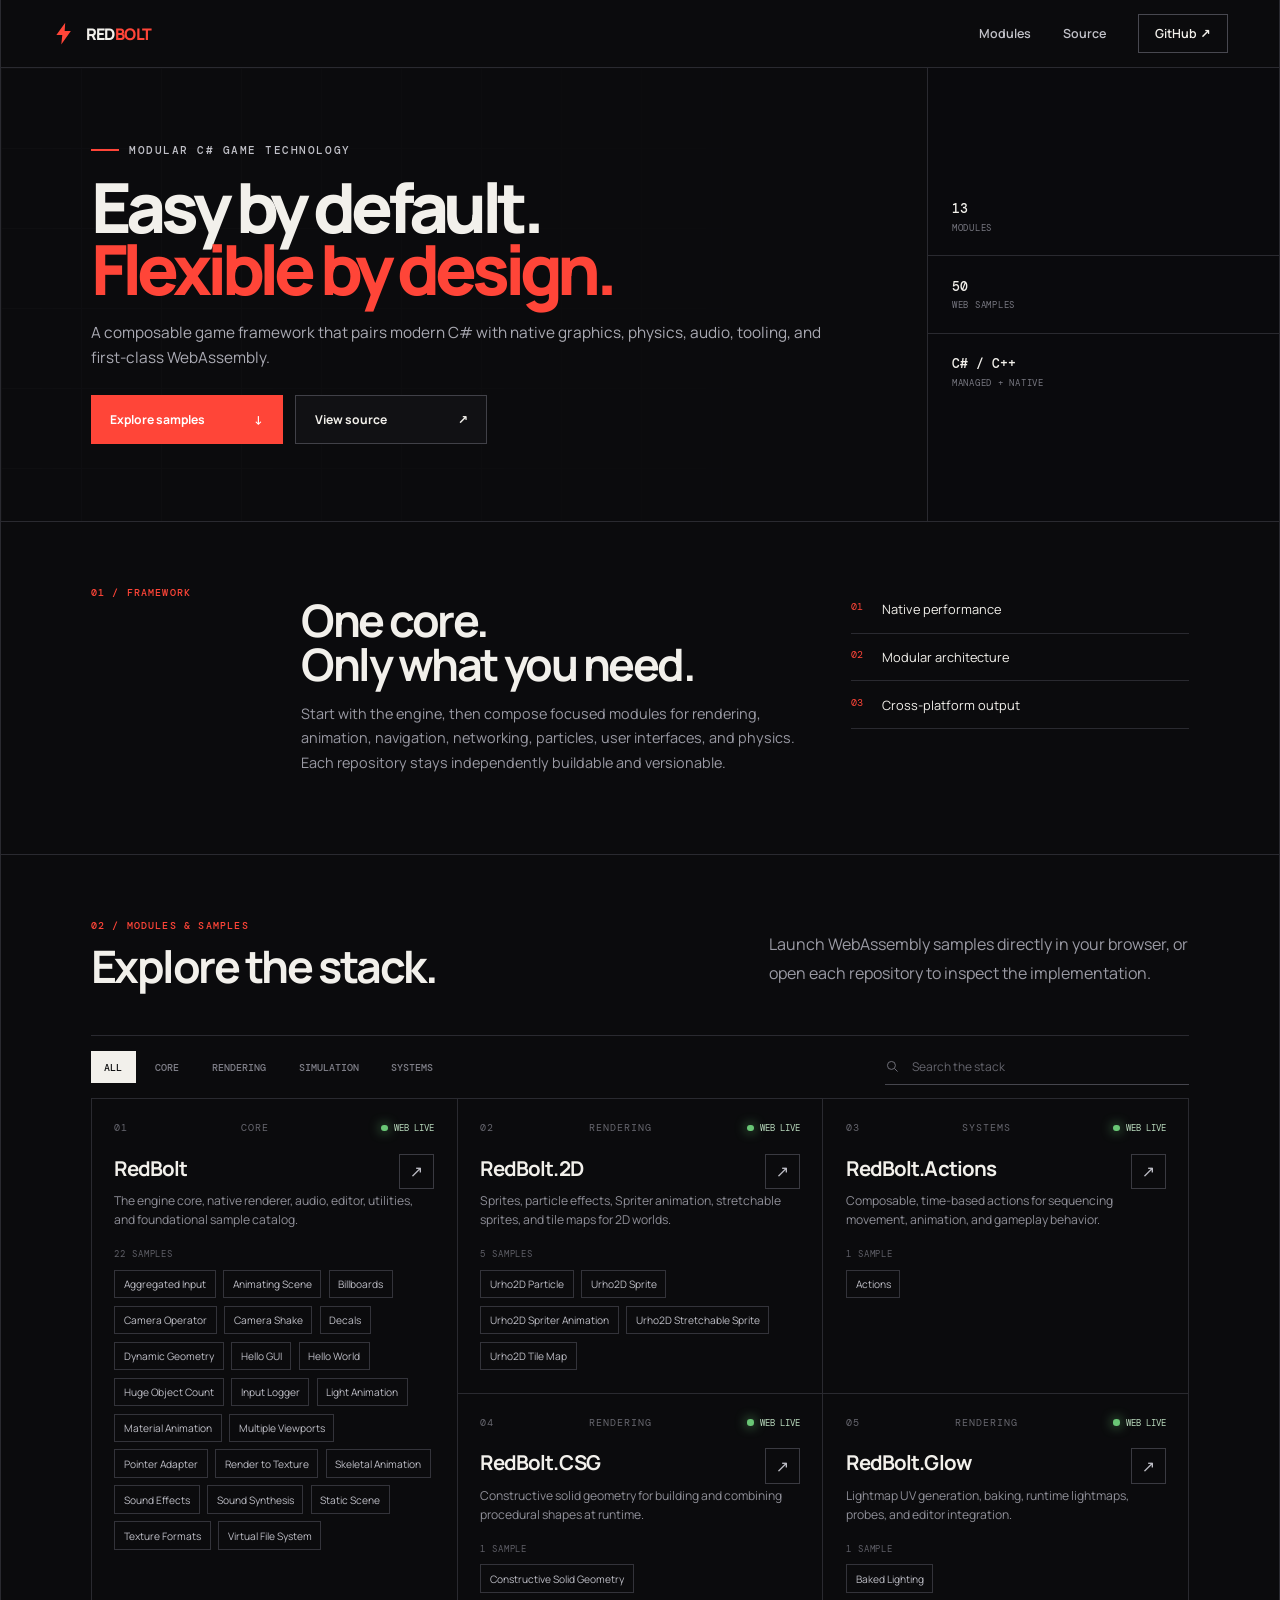
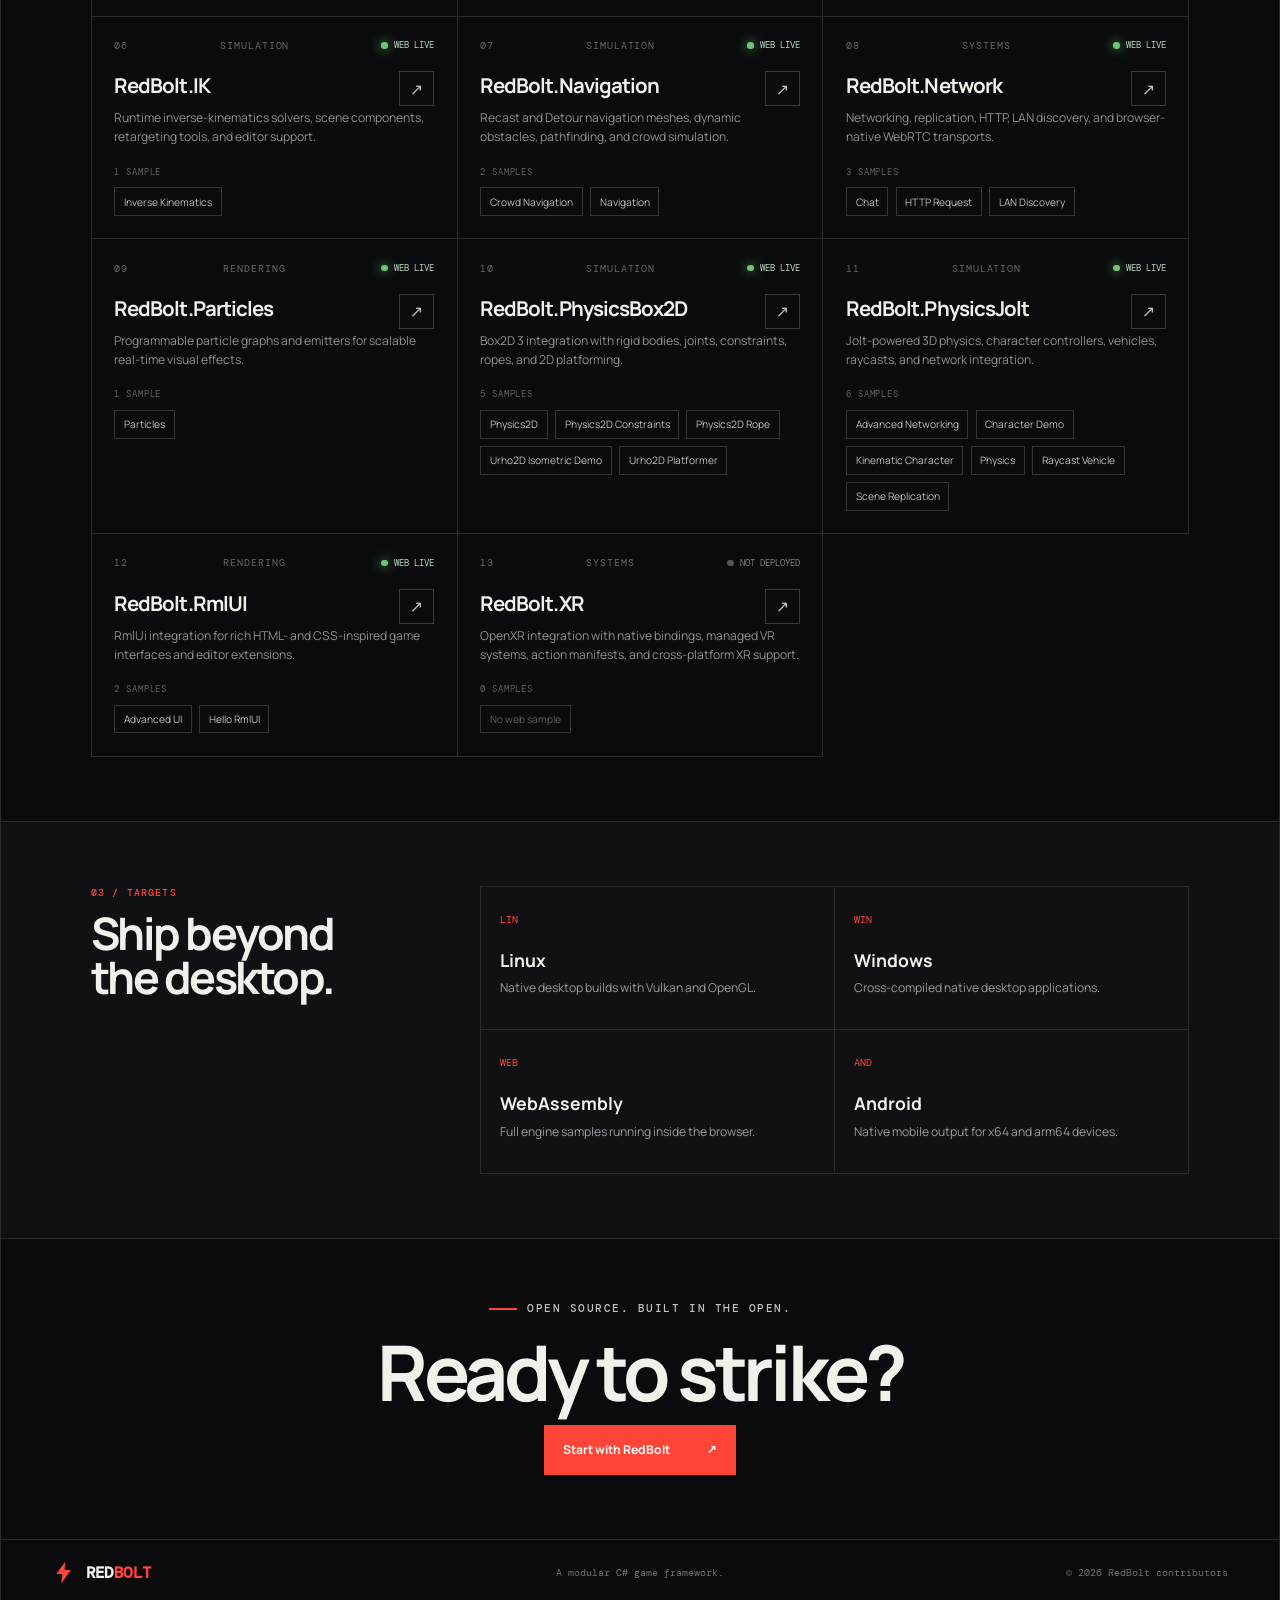
<file: index.html>
<!doctype html>
<html lang="en">
<head>
  <meta charset="utf-8">
  <meta name="viewport" content="width=device-width, initial-scale=1">
  <meta name="description" content="RedBolt is a modular C# game framework with native performance and WebAssembly samples.">
  <meta name="theme-color" content="#0b0b0d">
  <title>RedBolt — Modular C# game framework</title>
  <link rel="preconnect" href="https://fonts.googleapis.com">
  <link rel="preconnect" href="https://fonts.gstatic.com" crossorigin>
  <link href="https://fonts.googleapis.com/css2?family=DM+Mono:wght@400;500&family=Manrope:wght@400;500;600;700;800&display=swap" rel="stylesheet">
  <link rel="stylesheet" href="styles.css">
  <script type="module" src="app.js"></script>
</head>
<body>
  <a class="skip-link" href="#modules">Skip to modules</a>
  <header class="site-header">
    <a class="brand" href="./" aria-label="RedBolt home">
      <svg class="brand-mark" viewBox="0 0 32 32" aria-hidden="true">
        <path d="M18.2 1 6 18.1h8.2L12.8 31 26 12.3h-8.5L18.2 1Z"/>
      </svg>
      <span>RED<span>BOLT</span></span>
    </a>
    <nav aria-label="Primary navigation">
      <a href="#modules">Modules</a>
      <a href="https://github.com/RedBoltFramework/RedBolt">Source</a>
      <a class="nav-cta" href="https://github.com/RedBoltFramework">GitHub <span aria-hidden="true">↗</span></a>
    </nav>
  </header>

  <main>
    <section class="hero" aria-labelledby="hero-title">
      <div class="hero-copy">
        <p class="eyebrow"><span></span> Modular C# game technology</p>
        <h1 id="hero-title"><span>Easy by default.</span><em>Flexible by design.</em></h1>
        <p class="hero-summary">A composable game framework that pairs modern C# with native graphics, physics, audio, tooling, and first-class WebAssembly.</p>
        <div class="hero-actions">
          <a class="button button-primary" href="#modules">Explore samples <span aria-hidden="true">↓</span></a>
          <a class="button button-secondary" href="https://github.com/RedBoltFramework/RedBolt">View source <span aria-hidden="true">↗</span></a>
        </div>
      </div>
      <dl class="hero-stats" aria-label="Project summary">
        <div><dt id="module-count">12</dt><dd>Modules</dd></div>
        <div><dt id="sample-count">50</dt><dd>Web samples</dd></div>
        <div><dt>C# / C++</dt><dd>Managed + native</dd></div>
      </dl>
    </section>

    <section class="manifesto" aria-label="Framework principles">
      <p class="section-index">01 / FRAMEWORK</p>
      <div>
        <h2>One core.<br>Only what you need.</h2>
        <p>Start with the engine, then compose focused modules for rendering, animation, navigation, networking, particles, user interfaces, and physics. Each repository stays independently buildable and versionable.</p>
      </div>
      <ul>
        <li><span>01</span> Native performance</li>
        <li><span>02</span> Modular architecture</li>
        <li><span>03</span> Cross-platform output</li>
      </ul>
    </section>

    <section class="catalog" id="modules" aria-labelledby="modules-title">
      <header class="section-heading">
        <div>
          <p class="section-index">02 / MODULES &amp; SAMPLES</p>
          <h2 id="modules-title">Explore the stack.</h2>
        </div>
        <p>Launch WebAssembly samples directly in your browser, or open each repository to inspect the implementation.</p>
      </header>

      <div class="catalog-tools">
        <div class="filters" role="group" aria-label="Filter modules">
          <button class="filter active" type="button" data-category="all" aria-pressed="true">All</button>
          <button class="filter" type="button" data-category="Core" aria-pressed="false">Core</button>
          <button class="filter" type="button" data-category="Rendering" aria-pressed="false">Rendering</button>
          <button class="filter" type="button" data-category="Simulation" aria-pressed="false">Simulation</button>
          <button class="filter" type="button" data-category="Systems" aria-pressed="false">Systems</button>
        </div>
        <label class="search">
          <span class="visually-hidden">Search modules and samples</span>
          <svg viewBox="0 0 24 24" aria-hidden="true"><circle cx="10.5" cy="10.5" r="6.5"/><path d="m15.5 15.5 5 5"/></svg>
          <input id="search" type="search" placeholder="Search the stack" autocomplete="off">
        </label>
      </div>

      <div class="module-grid" id="module-grid" aria-live="polite">
        <p class="catalog-loading">Loading module catalog…</p>
      </div>
      <p class="empty-state" id="empty-state" hidden>No modules match this search.</p>
    </section>

    <section class="platforms" aria-labelledby="platforms-title">
      <div>
        <p class="section-index">03 / TARGETS</p>
        <h2 id="platforms-title">Ship beyond<br>the desktop.</h2>
      </div>
      <div class="platform-list">
        <article><span>LIN</span><h3>Linux</h3><p>Native desktop builds with Vulkan and OpenGL.</p></article>
        <article><span>WIN</span><h3>Windows</h3><p>Cross-compiled native desktop applications.</p></article>
        <article><span>WEB</span><h3>WebAssembly</h3><p>Full engine samples running inside the browser.</p></article>
        <article><span>AND</span><h3>Android</h3><p>Native mobile output for x64 and arm64 devices.</p></article>
      </div>
    </section>

    <section class="closing">
      <p class="eyebrow"><span></span> Open source. Built in the open.</p>
      <h2>Ready to strike?</h2>
      <a class="button button-primary" href="https://github.com/RedBoltFramework/RedBolt">Start with RedBolt <span aria-hidden="true">↗</span></a>
    </section>
  </main>

  <footer>
    <a class="brand" href="./">
      <svg class="brand-mark" viewBox="0 0 32 32" aria-hidden="true"><path d="M18.2 1 6 18.1h8.2L12.8 31 26 12.3h-8.5L18.2 1Z"/></svg>
      <span>RED<span>BOLT</span></span>
    </a>
    <p>A modular C# game framework.</p>
    <p>© <span id="year"></span> RedBolt contributors</p>
  </footer>
</body>
</html>
</file>
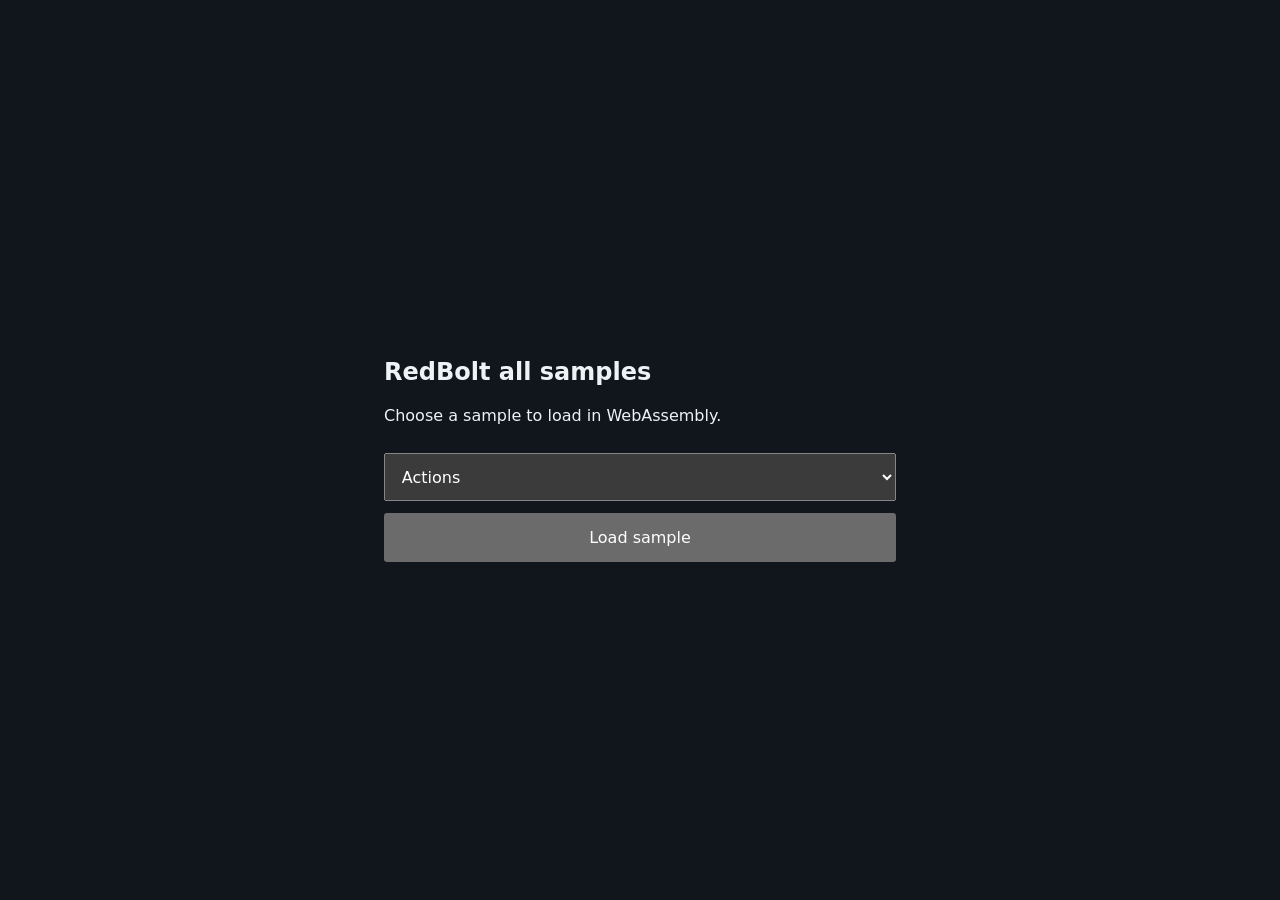
<file: samples/index.html>
<!--
Copyright (c) 2026 RedBolt and contributors.
This work is licensed under the terms of the MIT license.
For a copy, see <https://opensource.org/licenses/MIT> or the accompanying LICENSE file.
-->

<!DOCTYPE html>
<html lang="en">
<head>
  <!-- <redbolt-generated name="web-title"> -->
  <title>RedBolt all samples</title>
  <!-- </redbolt-generated name="web-title"> -->
  <meta charset="UTF-8">
  <meta name="viewport" content="width=device-width, initial-scale=1.0">
  <link href="_framework/dotnet.0ytcxr8odx.js" rel="preload" as="script" fetchpriority="high" crossorigin="anonymous" integrity="sha256-mK8VKjb/VJNLZr3vKx4+7xtaf6YIWR4x2zVlIJSJ5WM=" />
  <script type="importmap">{
  "imports": {
    "./_framework/dotnet.js": "./_framework/dotnet.0ytcxr8odx.js",
    "./_framework/dotnet.native.js": "./_framework/dotnet.native.b5k0l78j8f.js",
    "./_framework/dotnet.runtime.js": "./_framework/dotnet.runtime.v06hirbjsv.js"
  },
  "scopes": {},
  "integrity": {
    "./_framework/dotnet.0ytcxr8odx.js": "sha256-mK8VKjb/VJNLZr3vKx4+7xtaf6YIWR4x2zVlIJSJ5WM=",
    "./_framework/dotnet.js": "sha256-mK8VKjb/VJNLZr3vKx4+7xtaf6YIWR4x2zVlIJSJ5WM=",
    "./_framework/dotnet.native.b5k0l78j8f.js": "sha256-/1bQKstW7zwyQZkrjZTQ17QXFFzQn1QFV+RI6jV1dpI=",
    "./_framework/dotnet.native.js": "sha256-/1bQKstW7zwyQZkrjZTQ17QXFFzQn1QFV+RI6jV1dpI=",
    "./_framework/dotnet.runtime.js": "sha256-QbnqrZGHtGq7wudS17/AYEPpH9JkphrsyVllD6JHmds=",
    "./_framework/dotnet.runtime.v06hirbjsv.js": "sha256-QbnqrZGHtGq7wudS17/AYEPpH9JkphrsyVllD6JHmds="
  }
}</script>
  <script src="error-log.js"></script>
  <script type="module" src="main.js"></script>
  <style>
    :root {
      color-scheme: dark;
      font-family: system-ui, sans-serif;
      background: #11151c;
      color: #edf2f7;
    }
    html, body { margin: 0; padding: 0; overflow: hidden; }
    main { min-height: 100vh; display: grid; place-items: center; }
    section { width: min(32rem, calc(100vw - 3rem)); }
    select, button {
      box-sizing: border-box;
      width: 100%;
      margin-top: 0.75rem;
      padding: 0.8rem;
      font: inherit;
    }
    button { cursor: pointer; }
    #runner { display: none; width: 100vw; height: 100vh; }
    #runner.active { display: block; }
    #runner header {
      position: fixed;
      z-index: 1;
      padding: 0.6rem 0.8rem;
      background: rgb(17 21 28 / 80%);
    }
    #runner a { color: #9dc8ff; }
    #canvas {
      position: absolute;
      inset: 0;
      width: 100%;
      height: 100%;
      display: block;
      background: #000;
      border: none;
      cursor: default !important;
      touch-action: none;
    }
    #loading {
      position: fixed;
      z-index: 2;
      inset: 0;
      display: grid;
      place-content: center;
      text-align: center;
      background: #11151c;
    }
    #loading[hidden] { display: none; }
    #progress { margin-top: 0.5rem; }
    #fullscreen-button {
      position: fixed;
      z-index: 2;
      width: 2rem;
      height: 2rem;
      left: 50%;
      top: 4px;
      transform: translateX(-50%);
      padding: 0;
      margin: 0;
      stroke: #999;
      stroke-width: 10px;
      background: transparent;
      border: 0;
    }
    #fullscreen-button:hover { fill: #999; cursor: pointer; }
    #diagnostics {
      position: fixed;
      z-index: 100;
      inset: 0;
      box-sizing: border-box;
      display: flex;
      flex-direction: column;
      padding: 0.75rem;
      background: rgb(10 12 17 / 96%);
      color: #edf2f7;
    }
    #diagnostics[hidden] { display: none; }
    #diagnostics.collapsed {
      inset: auto 0 0;
      padding: 0.5rem;
    }
    #diagnostics-toolbar {
      display: flex;
      flex: none;
      gap: 0.5rem;
    }
    #diagnostics-toolbar button {
      width: auto;
      min-width: 0;
      margin: 0;
      padding: 0.65rem;
    }
    #diagnostics-log {
      flex: 1;
      min-height: 0;
      margin: 0.75rem 0 0;
      padding: 0.75rem;
      overflow: auto;
      overscroll-behavior: contain;
      white-space: pre-wrap;
      overflow-wrap: anywhere;
      background: #05070a;
      border: 1px solid #3c4657;
      color: #edf2f7;
      font: 0.75rem/1.4 ui-monospace, SFMono-Regular, Consolas, monospace;
      user-select: text;
      -webkit-user-select: text;
    }
    #diagnostics.collapsed #diagnostics-log { display: none; }
  </style>
</head>
<body>
  <main>
    <section id="selector">
      <!-- <redbolt-generated name="web-heading"> -->
      <h1>RedBolt all samples</h1>
      <!-- </redbolt-generated name="web-heading"> -->
      <p>Choose a sample to load in WebAssembly.</p>
      <select id="sample" aria-label="Sample">
        <!-- <redbolt-generated name="web-sample-options"> -->
        <option value="actions:actions" data-application="RedBolt.Sample.Actions.ActionsApplication">Actions</option>
        <option value="physics-jolt:advanced-networking" data-application="RedBolt.Sample.AdvancedNetworking.AdvancedNetworking">Advanced Networking</option>
        <option value="rmlui:advanced-ui" data-application="RedBolt.Sample.AdvancedUI.AdvancedUIApplication">Advanced UI</option>
        <option value="redbolt:aggregated-input" data-application="RedBolt.Sample.AggregatedInput.AggregatedInputApplication">Aggregated Input</option>
        <option value="redbolt:animating-scene" data-application="RedBolt.Sample.AnimatingScene.AnimatingScene">Animating Scene</option>
        <option value="glow:baked-lighting" data-application="RedBolt.Sample.BakedLighting.BakedLighting">Baked Lighting</option>
        <option value="redbolt:billboards" data-application="RedBolt.Sample.Billboards.BillboardsApplication">Billboards</option>
        <option value="redbolt:camera-operator" data-application="RedBolt.Sample.CameraOperator.CameraOperatorSampleApplication">Camera Operator</option>
        <option value="redbolt:camera-shake" data-application="RedBolt.Sample.CameraShake.CameraShakeApplication">Camera Shake</option>
        <option value="physics-jolt:character-demo" data-application="RedBolt.Sample.CharacterDemo.CharacterDemo">Character Demo</option>
        <option value="network:chat" data-application="RedBolt.Sample.Chat.Chat">Chat</option>
        <option value="csg:csg" data-application="RedBolt.Sample.CSG.CsgShowcase">Constructive Solid Geometry</option>
        <option value="navigation:crowd-navigation" data-application="RedBolt.Sample.CrowdNavigation.CrowdNavigationSample">Crowd Navigation</option>
        <option value="redbolt:decals" data-application="RedBolt.Sample.Decals.DecalsApplication">Decals</option>
        <option value="redbolt:dynamic-geometry" data-application="RedBolt.Sample.DynamicGeometry.DynamicGeometry">Dynamic Geometry</option>
        <option value="redbolt:hello-gui" data-application="RedBolt.Sample.HelloGUI.HelloGUI">Hello GUI</option>
        <option value="rmlui:hello-rmlui" data-application="RedBolt.Sample.HelloRmlUI.HelloRmlUI">Hello RmlUI</option>
        <option value="redbolt:hello-world" data-application="RedBolt.Sample.HelloWorld.HelloWorld">Hello World</option>
        <option value="network:http-request" data-application="RedBolt.Sample.HttpRequestDemo.HttpRequestDemo">HTTP Request</option>
        <option value="redbolt:huge-object-count" data-application="RedBolt.Sample.HugeObjectCount.HugeObjectCountApplication">Huge Object Count</option>
        <option value="redbolt:input-logger" data-application="RedBolt.Sample.InputLogger.InputLoggerApplication">Input Logger</option>
        <option value="ik:inverse-kinematics" data-application="RedBolt.Sample.InverseKinematics.InverseKinematicsApplication">Inverse Kinematics</option>
        <option value="physics-jolt:kinematic-character" data-application="RedBolt.Sample.KinematicCharacter.KinematicCharacterDemo">Kinematic Character</option>
        <option value="network:lan-discovery" data-application="RedBolt.Sample.LANDiscovery.LANDiscovery">LAN Discovery</option>
        <option value="redbolt:light-animation" data-application="RedBolt.Sample.LightAnimation.LightAnimationApplication">Light Animation</option>
        <option value="redbolt:material-animation" data-application="RedBolt.Sample.MaterialAnimation.MaterialAnimationApplication">Material Animation</option>
        <option value="redbolt:multiple-viewports" data-application="RedBolt.Sample.MultipleViewports.MultipleViewports">Multiple Viewports</option>
        <option value="navigation:navigation" data-application="RedBolt.Sample.Navigation.NavigationSample">Navigation</option>
        <option value="particles:particles" data-application="RedBolt.Sample.Particles.ParticlesApplication">Particles</option>
        <option value="physics-jolt:physics" data-application="RedBolt.Sample.Physics.PhysicsSample">Physics</option>
        <option value="physics-box2d:physics2d" data-application="RedBolt.Sample.Physics2D.Physics2D">Physics2D</option>
        <option value="physics-box2d:physics2d-constraints" data-application="RedBolt.Sample.Physics2DConstraints.Physics2DConstraints">Physics2D Constraints</option>
        <option value="physics-box2d:physics2d-rope" data-application="RedBolt.Sample.Physics2DRope.Physics2DRope">Physics2D Rope</option>
        <option value="redbolt:pointer-adapter" data-application="RedBolt.Sample.PointerAdapter.PointerAdapterApplication">Pointer Adapter</option>
        <option value="physics-jolt:raycast-vehicle" data-application="RedBolt.Sample.RaycastVehicle.RaycastVehicleDemo">Raycast Vehicle</option>
        <option value="redbolt:render-to-texture" data-application="RedBolt.Sample.RenderToTexture.RenderToTexture">Render to Texture</option>
        <option value="physics-jolt:scene-replication" data-application="RedBolt.Sample.SceneReplication.SceneReplication">Scene Replication</option>
        <option value="redbolt:skeletal-animation" data-application="RedBolt.Sample.SkeletalAnimation.SkeletalAnimationApplication">Skeletal Animation</option>
        <option value="redbolt:sound-effects" data-application="RedBolt.Sample.SoundEffects.SoundEffects">Sound Effects</option>
        <option value="redbolt:sound-synthesis" data-application="RedBolt.Sample.SoundSynthesis.SoundSynthesis">Sound Synthesis</option>
        <option value="redbolt:static-scene" data-application="RedBolt.Sample.StaticScene.StaticScene">Static Scene</option>
        <option value="redbolt:texture-formats" data-application="RedBolt.Sample.TextureFormats.TextureFormatsSample">Texture Formats</option>
        <option value="physics-box2d:urho2d-isometric-demo" data-application="RedBolt.Sample.Urho2DIsometricDemo.Urho2DIsometricDemo">Urho2D Isometric Demo</option>
        <option value="2d:urho2d-particle" data-application="RedBolt.Sample.Urho2DParticle.Urho2DParticle">Urho2D Particle</option>
        <option value="physics-box2d:urho2d-platformer" data-application="RedBolt.Sample.Urho2DPlatformer.Urho2DPlatformer">Urho2D Platformer</option>
        <option value="2d:urho2d-sprite" data-application="RedBolt.Sample.Urho2DSprite.Urho2DSprite">Urho2D Sprite</option>
        <option value="2d:urho2d-spriter-animation" data-application="RedBolt.Sample.Urho2DSpriterAnimation.Urho2DSpriterAnimation">Urho2D Spriter Animation</option>
        <option value="2d:urho2d-stretchable-sprite" data-application="RedBolt.Sample.Urho2DStretchableSprite.Urho2DStretchableSprite">Urho2D Stretchable Sprite</option>
        <option value="2d:urho2d-tile-map" data-application="RedBolt.Sample.Urho2DTileMap.Urho2DTileMap">Urho2D Tile Map</option>
        <option value="redbolt:virtual-file-system" data-application="RedBolt.Sample.VirtualFileSystem.VirtualFileSystemApplication">Virtual File System</option>
        <!-- </redbolt-generated name="web-sample-options"> -->
      </select>
      <button id="load" type="button">Load sample</button>
    </section>
    <section id="runner">
      <!--<header>
        <a href="./">All samples</a>
        <span id="result" data-status="loading">Loading…</span>
      </header>-->
      <canvas id="canvas" tabindex="-1"></canvas>
      <div id="loading">
        <div id="status">Downloading...</div>
        <progress hidden id="progress" max="100" value="10"></progress>
      </div>
      <button id="fullscreen-button" type="button" aria-label="Toggle fullscreen" hidden>
        <svg viewBox="0 0 512 512" aria-hidden="true">
          <path d="M93.1,139.6l46.5-46.5L93.1,46.5L139.6,0H0v139.6l46.5-46.5L93.1,139.6z M93.1,372.4l-46.5,46.5L0,372.4V512h139.6l-46.5-46.5l46.5-46.5L93.1,372.4z M372.4,139.6H139.6v232.7h232.7V139.6z M325.8,325.8H186.2V186.2h139.6V325.8z M372.4,0l46.5,46.5l-46.5,46.5l46.5,46.5l46.5-46.5l46.5,46.5V0H372.4z M418.9,372.4l-46.5,46.5l46.5,46.5L372.4,512H512V372.4l-46.5,46.5L418.9,372.4z"/>
        </svg>
      </button>
    </section>
  </main>
  <aside id="diagnostics" aria-label="Diagnostics" aria-live="assertive" hidden>
    <div id="diagnostics-toolbar">
      <button id="diagnostics-toggle" type="button">Hide</button>
      <button id="diagnostics-copy-all" type="button">Copy all</button>
      <button id="diagnostics-copy-errors" type="button">Copy errors</button>
    </div>
    <pre id="diagnostics-log" tabindex="0"></pre>
  </aside>
</body>
</html>
</file>
<file: styles.css>
:root {
  color-scheme: dark;
  --ink: #0b0b0d;
  --panel: #111114;
  --panel-raised: #17171b;
  --line: #2a2a30;
  --muted: #9a9aa4;
  --paper: #f2f0eb;
  --red: #ff4538;
  --mono: "DM Mono", ui-monospace, monospace;
  --sans: "Manrope", system-ui, sans-serif;
}

* { box-sizing: border-box; }
html { scroll-behavior: smooth; background: #070709; }
body {
  width: 100%;
  max-width: 90rem;
  min-height: 100vh;
  margin: 0;
  margin-inline: auto;
  overflow-x: hidden;
  border-right: 1px solid var(--line);
  border-left: 1px solid var(--line);
  background: var(--ink);
  color: var(--paper);
  font-family: var(--sans);
  -webkit-font-smoothing: antialiased;
}
a { color: inherit; }
button, input { font: inherit; }
.skip-link { position: fixed; top: -5rem; left: 1rem; z-index: 100; padding: .7rem 1rem; background: var(--paper); color: var(--ink); }
.skip-link:focus { top: 1rem; }
.visually-hidden { position: absolute; width: 1px; height: 1px; padding: 0; margin: -1px; overflow: hidden; clip: rect(0, 0, 0, 0); white-space: nowrap; border: 0; }

.site-header {
  position: relative;
  z-index: 10;
  display: flex;
  align-items: center;
  justify-content: space-between;
  min-height: 4.25rem;
  padding: 0 clamp(1.25rem, 4vw, 4.5rem);
  border-bottom: 1px solid var(--line);
}
.brand { display: inline-flex; align-items: center; gap: .65rem; color: var(--paper); font-size: 1rem; font-weight: 800; letter-spacing: -.04em; text-decoration: none; }
.brand > span > span { color: var(--red); }
.brand-mark { width: 1.45rem; height: 1.45rem; fill: var(--red); }
nav { display: flex; align-items: center; gap: clamp(1rem, 2.5vw, 2.5rem); }
nav a { color: #c1c1c8; font-size: .78rem; font-weight: 600; text-decoration: none; }
nav a:hover { color: var(--paper); }
nav .nav-cta { padding: .65rem 1rem; border: 1px solid #484850; color: var(--paper); }

.hero {
  position: relative;
  display: grid;
  grid-template-columns: minmax(0, 1fr) minmax(15rem, 22rem);
  border-bottom: 1px solid var(--line);
}
.hero::before {
  position: absolute;
  inset: 0;
  content: "";
  pointer-events: none;
  background-image: linear-gradient(#202024 1px, transparent 1px), linear-gradient(90deg, #202024 1px, transparent 1px);
  background-size: 5rem 5rem;
  opacity: .2;
  mask-image: linear-gradient(to right, #000, transparent 72%);
}
.hero-copy { position: relative; z-index: 1; padding: clamp(3rem, 6vw, 5.5rem) clamp(1.25rem, 7vw, 8rem); }
.eyebrow { display: flex; align-items: center; gap: .65rem; margin: 0 0 1.25rem; color: #c0c0c7; font: 500 .68rem/1 var(--mono); letter-spacing: .14em; text-transform: uppercase; }
.eyebrow span { width: 1.75rem; height: 2px; background: var(--red); }
h1, h2, h3, p { margin-top: 0; }
h1 { margin-bottom: 1.25rem; font-size: clamp(3.3rem, 5.4vw, 5.5rem); font-weight: 800; letter-spacing: -.075em; line-height: .9; }
h1 > span, h1 em { display: block; white-space: nowrap; }
h1 em { color: var(--red); font-style: normal; }
.hero-summary { max-width: 46rem; margin-bottom: 1.5rem; color: #aaaab3; font-size: clamp(.95rem, 1.2vw, 1.1rem); line-height: 1.65; }
.hero-actions { display: flex; flex-wrap: wrap; gap: .8rem; }
.button { display: inline-flex; align-items: center; justify-content: space-between; gap: 2rem; min-width: 12rem; padding: .95rem 1.15rem; border: 1px solid transparent; font-size: .76rem; font-weight: 700; text-decoration: none; transition: background-color .2s, border-color .2s, color .2s, transform .2s; }
.button:hover { transform: translateY(-2px); }
.button-primary { background: var(--red); color: #fff; }
.button-primary:hover { background: #ff5b50; }
.button-secondary { border-color: #414148; background: #111114; }
.button-secondary:hover { border-color: #777781; }

.hero-stats { position: relative; z-index: 1; display: grid; align-content: center; margin: 0; border-left: 1px solid var(--line); background: rgb(11 11 13 / 72%); }
.hero-stats div { padding: 1.35rem 1.5rem; border-bottom: 1px solid var(--line); }
.hero-stats div:last-child { border-bottom: 0; }
.hero-stats dt { margin-bottom: .28rem; font: 500 .82rem var(--mono); }
.hero-stats dd { margin: 0; color: #777780; font: .58rem var(--mono); letter-spacing: .08em; text-transform: uppercase; }

.section-index { margin: 0; color: var(--red); font: 500 .62rem var(--mono); letter-spacing: .12em; }
.manifesto { display: grid; grid-template-columns: .4fr 1.25fr .85fr; gap: clamp(2rem, 4vw, 4rem); padding: clamp(3rem, 5vw, 4.5rem) clamp(1.25rem, 7vw, 8rem); border-bottom: 1px solid var(--line); }
.manifesto h2, .section-heading h2, .platforms h2, .closing h2 { margin: .75rem 0 1rem; font-size: clamp(2.25rem, 3.5vw, 4.2rem); line-height: .98; letter-spacing: -.055em; }
.manifesto > div p { max-width: 44rem; color: var(--muted); font-size: .9rem; line-height: 1.7; }
.manifesto ul { margin: 0; padding: 0; list-style: none; }
.manifesto li { display: flex; gap: 1.2rem; padding: .9rem 0; border-bottom: 1px solid var(--line); font-size: .8rem; }
.manifesto li span { color: var(--red); font: .65rem var(--mono); }

.catalog { padding: clamp(3rem, 5vw, 4.5rem) clamp(1.25rem, 7vw, 8rem); }
.section-heading { display: grid; grid-template-columns: 1.5fr 1fr; align-items: end; gap: 3rem; margin-bottom: 2rem; }
.section-heading p:last-child { max-width: 33rem; color: var(--muted); line-height: 1.8; }
.catalog-tools { display: flex; align-items: center; justify-content: space-between; gap: 2rem; padding: .8rem 0; border-top: 1px solid var(--line); border-bottom: 1px solid var(--line); }
.filters { display: flex; flex-wrap: wrap; gap: .35rem; }
.filter { padding: .6rem .85rem; border: 0; background: transparent; color: #7f7f88; font: 500 .65rem var(--mono); text-transform: uppercase; cursor: pointer; }
.filter:hover { color: var(--paper); }
.filter.active { background: var(--paper); color: var(--ink); }
.search { display: flex; align-items: center; gap: .6rem; width: min(19rem, 100%); padding: .5rem 0; border-bottom: 1px solid #46464e; }
.search svg { width: 1rem; fill: none; stroke: #777780; stroke-width: 1.5; }
.search input { width: 100%; border: 0; outline: 0; background: transparent; color: var(--paper); font-size: .75rem; }
.search input::placeholder { color: #65656d; }
.module-grid { display: grid; grid-template-columns: repeat(3, minmax(0, 1fr)); border-left: 1px solid var(--line); }
.module-card { position: relative; padding: 1.4rem; border-right: 1px solid var(--line); border-bottom: 1px solid var(--line); background: var(--ink); transition: background-color .25s; }
.module-card[data-module="redbolt"] { grid-row: span 2; }
.module-card:hover { background: var(--panel); }
.module-card::after { position: absolute; top: 0; left: 0; width: 0; height: 2px; background: var(--red); content: ""; transition: width .3s; }
.module-card:hover::after { width: 100%; }
.module-meta { display: flex; align-items: center; justify-content: space-between; margin-bottom: 1.2rem; }
.module-number, .module-category { color: #66666e; font: .6rem var(--mono); letter-spacing: .1em; text-transform: uppercase; }
.module-status { display: inline-flex; align-items: center; gap: .4rem; color: #7c7c85; font: .58rem var(--mono); text-transform: uppercase; }
.module-status::before { width: .4rem; height: .4rem; border-radius: 50%; background: #54545c; content: ""; }
.module-status.live { color: #b8d8bc; }
.module-status.live::before { background: #69c675; box-shadow: 0 0 .7rem #69c675; }
.module-title-row { display: flex; align-items: flex-start; justify-content: space-between; gap: 1rem; }
.module-title-row h3 { margin-bottom: .65rem; font-size: clamp(1.2rem, 1.6vw, 1.6rem); letter-spacing: -.045em; }
.repo-link { display: grid; flex: 0 0 auto; place-items: center; width: 2.2rem; height: 2.2rem; border: 1px solid #3a3a41; color: #bcbcc4; text-decoration: none; }
.repo-link:hover { border-color: var(--red); color: var(--red); }
.module-description { max-width: 40rem; color: #8f8f98; font-size: .76rem; line-height: 1.55; }
.sample-label { margin: 1.15rem 0 .6rem; color: #5f5f67; font: .58rem var(--mono); letter-spacing: .1em; text-transform: uppercase; }
.sample-list { display: flex; flex-wrap: wrap; gap: .45rem; }
.sample-link { padding: .4rem .55rem; border: 1px solid #33333a; color: #bebec6; font-size: .64rem; text-decoration: none; transition: border-color .2s, color .2s, background-color .2s; }
a.sample-link:hover { border-color: var(--red); background: var(--red); color: #fff; }
.sample-link.disabled { color: #5d5d65; cursor: not-allowed; }
.catalog-loading, .empty-state { grid-column: 1 / -1; padding: 4rem 2rem; border-right: 1px solid var(--line); border-bottom: 1px solid var(--line); color: var(--muted); text-align: center; }

.platforms { display: grid; grid-template-columns: .65fr 1.35fr; gap: 3rem; padding: clamp(3rem, 5vw, 4.5rem) clamp(1.25rem, 7vw, 8rem); border-top: 1px solid var(--line); border-bottom: 1px solid var(--line); background: var(--panel); }
.platform-list { display: grid; grid-template-columns: repeat(2, 1fr); }
.platform-list article { min-height: 9rem; padding: 1.2rem; border-right: 1px solid var(--line); border-bottom: 1px solid var(--line); }
.platform-list article:nth-child(-n+2) { border-top: 1px solid var(--line); }
.platform-list article:nth-child(odd) { border-left: 1px solid var(--line); }
.platform-list span { color: var(--red); font: .6rem var(--mono); }
.platform-list h3 { margin: 1.25rem 0 .4rem; font-size: 1.1rem; }
.platform-list p { color: var(--muted); font-size: .76rem; line-height: 1.6; }

.closing { display: flex; flex-direction: column; align-items: center; justify-content: center; padding: 4rem 1.25rem; text-align: center; }
.closing h2 { font-size: clamp(3rem, 6vw, 5.5rem); }
.closing .eyebrow { margin-bottom: .5rem; }
footer { display: grid; grid-template-columns: 1fr auto 1fr; align-items: center; gap: 2rem; padding: 1.35rem clamp(1.25rem, 4vw, 4.5rem); border-top: 1px solid var(--line); color: #707078; font: .62rem var(--mono); }
footer p { margin: 0; }
footer p:last-child { text-align: right; }

@media (max-width: 900px) {
  nav > a:not(.nav-cta) { display: none; }
  .hero { grid-template-columns: 1fr; }
  .hero-stats { grid-template-columns: repeat(3, 1fr); border-top: 1px solid var(--line); border-left: 0; }
  .hero-stats div { border-right: 1px solid var(--line); border-bottom: 0; }
  .hero-stats div:last-child { border-right: 0; }
  .manifesto { grid-template-columns: 1fr; gap: 2rem; }
  .section-heading, .platforms { grid-template-columns: 1fr; }
  .module-grid { grid-template-columns: repeat(2, minmax(0, 1fr)); }
  .module-card[data-module="redbolt"] { grid-row: auto; }
}
@media (max-width: 680px) {
  .site-header { min-height: 4.5rem; }
  .nav-cta { padding: .55rem .7rem !important; }
  h1 { font-size: clamp(1.8rem, 9vw, 4.2rem); }
  .hero-copy { padding-top: 3rem; padding-bottom: 3rem; }
  .hero-summary { font-size: .95rem; }
  .hero-stats dt { font-size: .65rem; }
  .hero-stats dd { font-size: .5rem; }
  .catalog-tools { align-items: stretch; flex-direction: column; }
  .search { width: 100%; }
  .module-grid { grid-template-columns: 1fr; }
  .module-card { min-height: 0; padding: 1.5rem; }
  .platforms { gap: 2rem; }
  .platform-list { grid-template-columns: 1fr; }
  .platform-list article { border-left: 1px solid var(--line); border-top: 0 !important; }
  .platform-list article:first-child { border-top: 1px solid var(--line) !important; }
  footer { grid-template-columns: 1fr; text-align: center; }
  footer .brand { justify-self: center; }
  footer p:last-child { text-align: center; }
}
@media (prefers-reduced-motion: reduce) {
  html { scroll-behavior: auto; }
  *, *::before, *::after { animation-duration: .01ms !important; animation-iteration-count: 1 !important; transition-duration: .01ms !important; }
}
</file>
